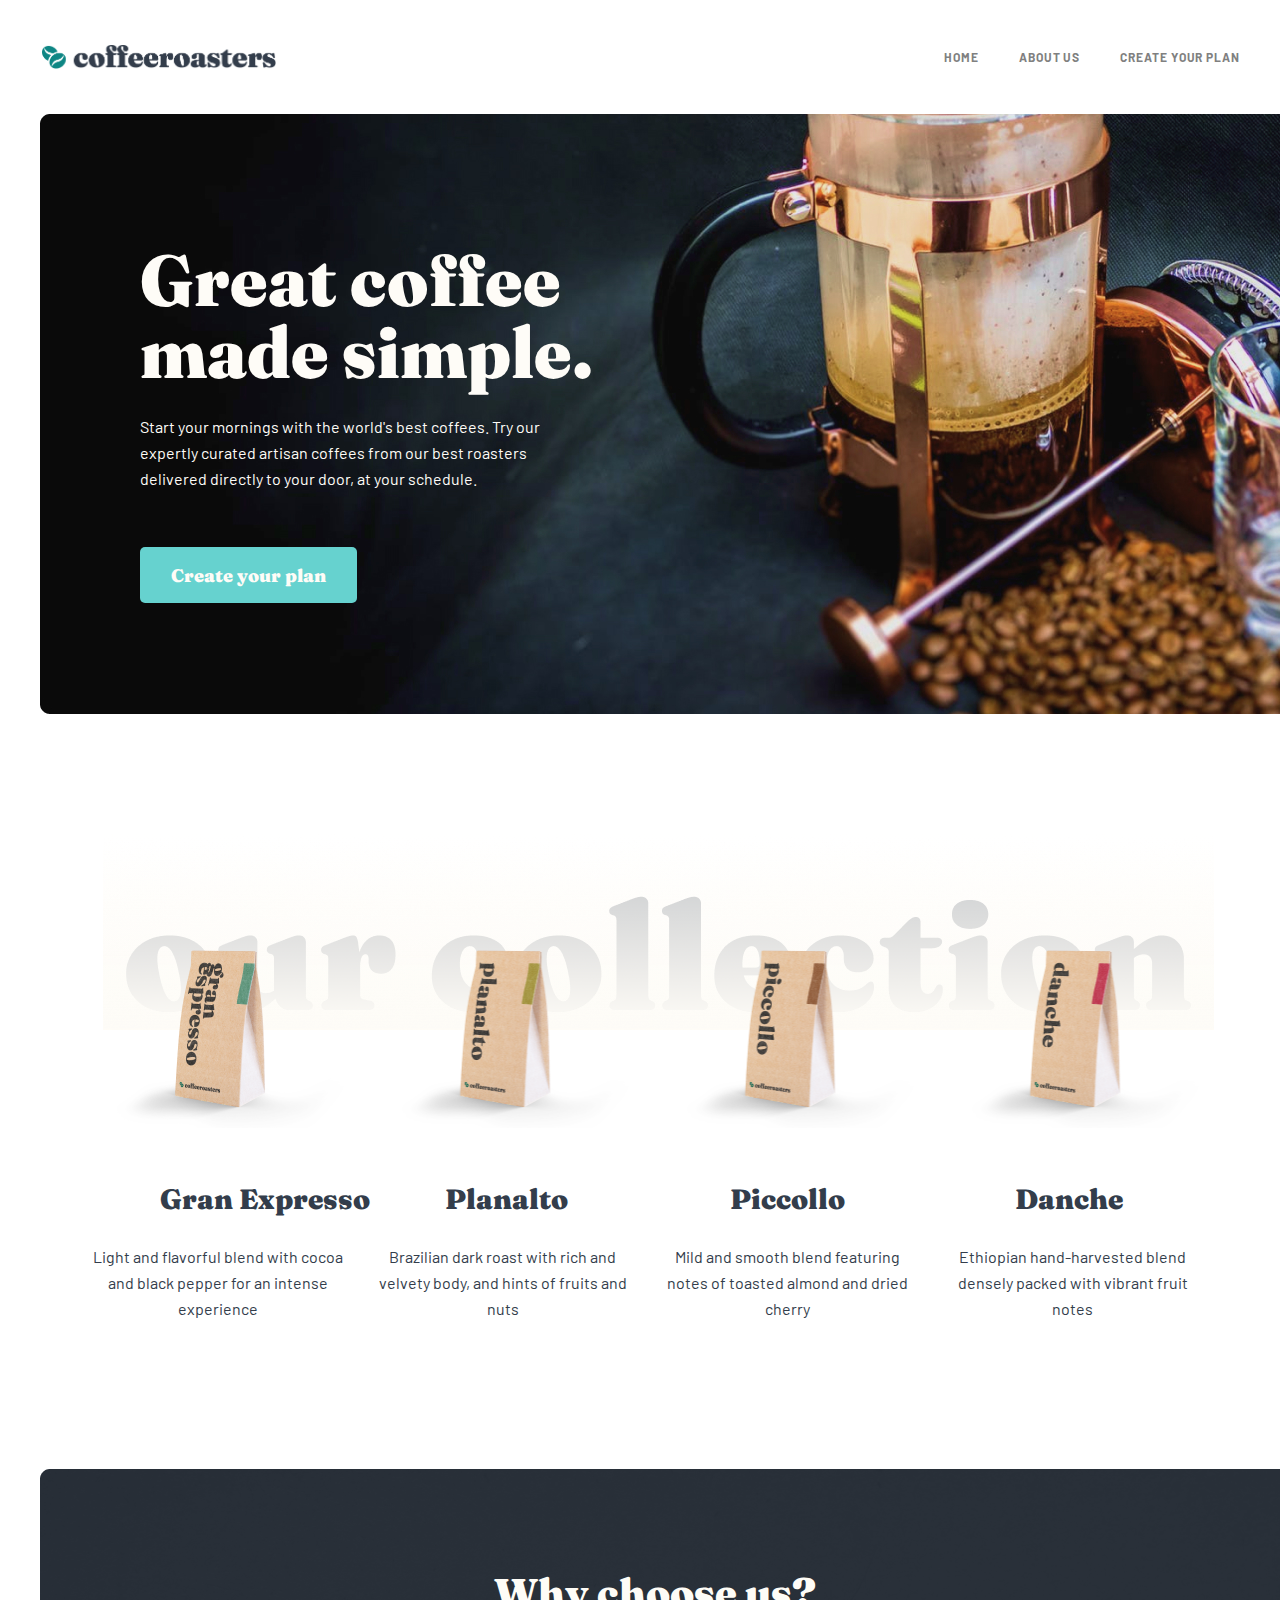
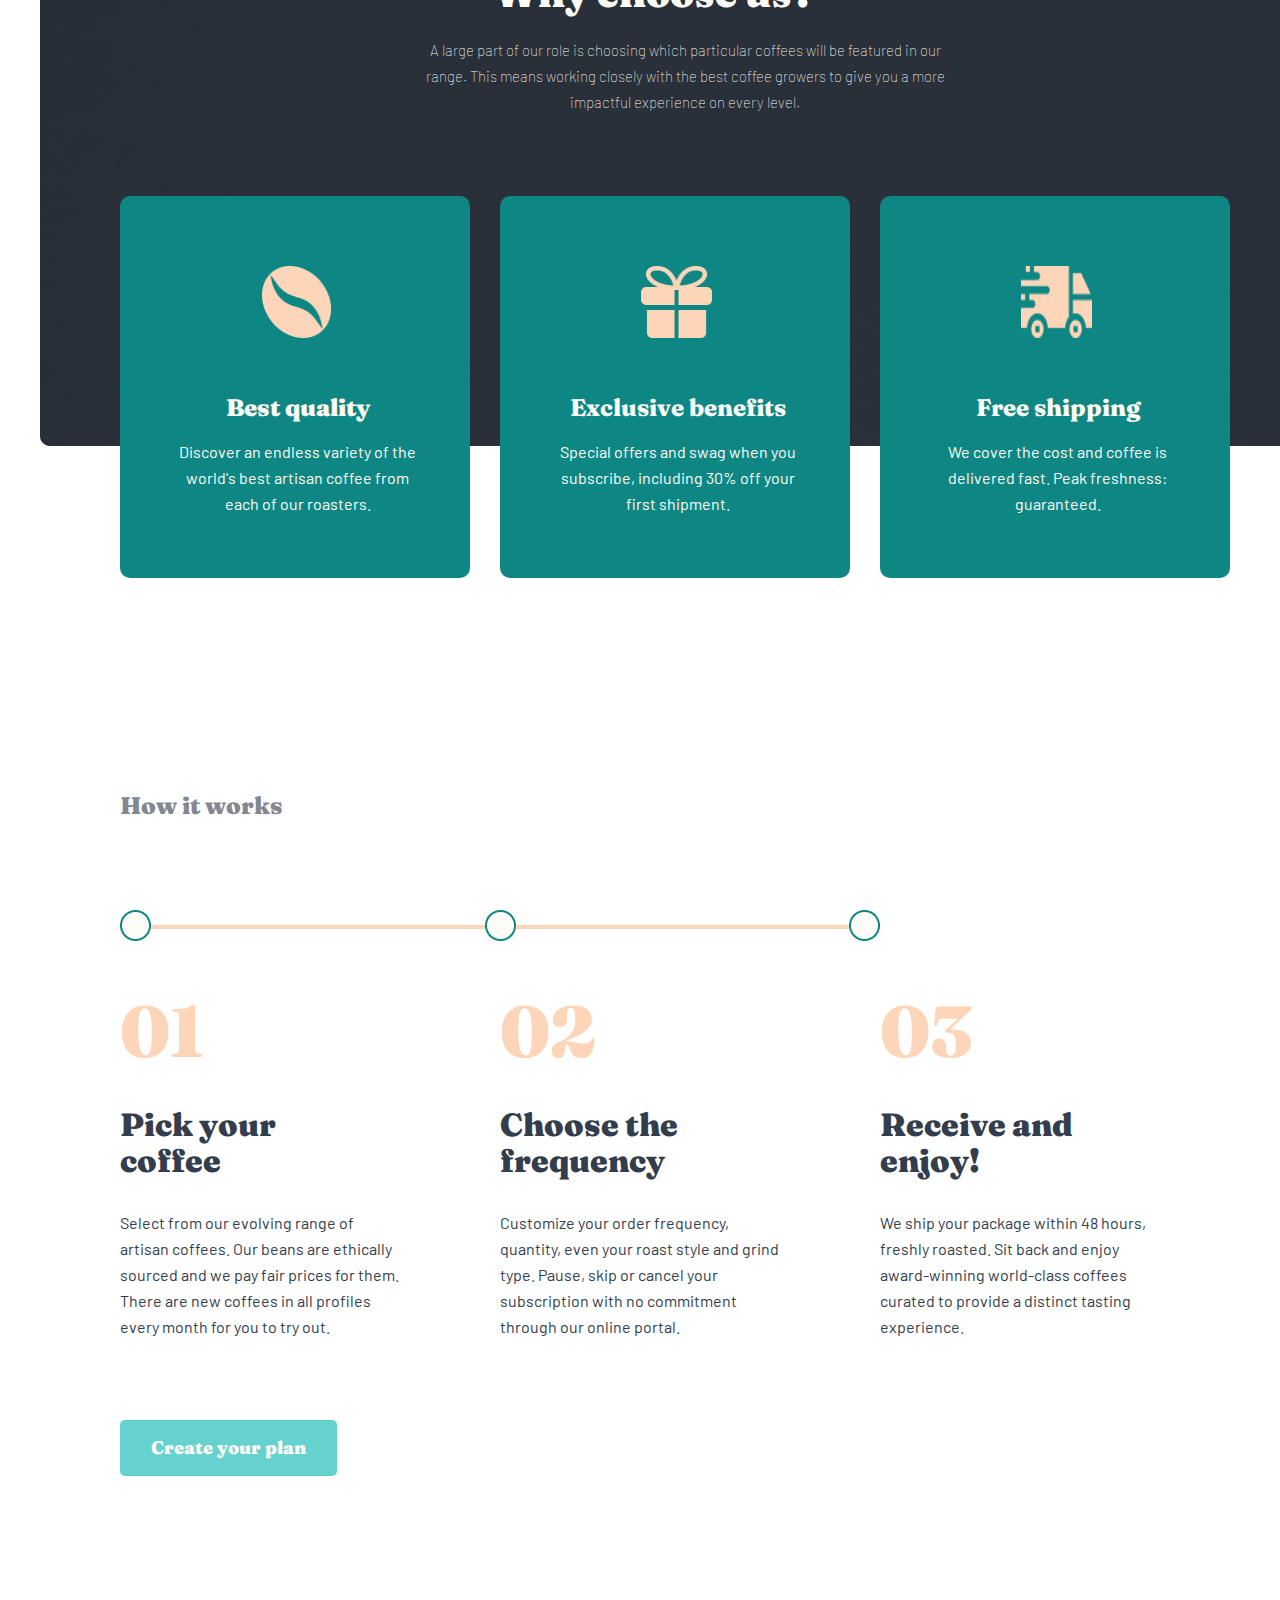
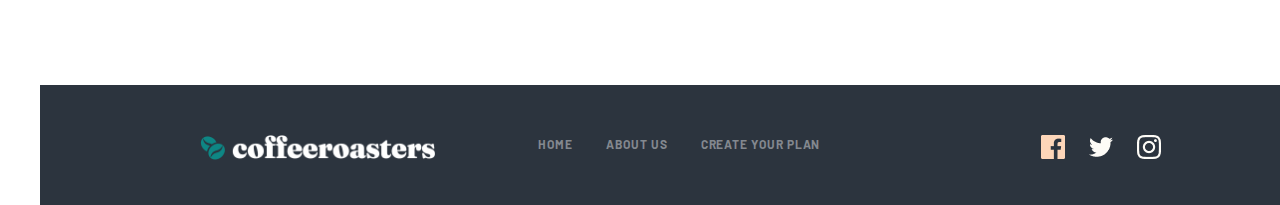
<file: page1.html>
<!DOCTYPE html>
<html lang="en">

<head>
    <meta charset="UTF-8">
    <meta name="viewport" content="width=device-width, initial-scale=1.0">
    <title>Coffee 1</title>
    <link rel="stylesheet" href="./page1.css">
</head>

<body>
    <div class="container">
        <header>
            <nav class="container__nav">
                <img class="container__nav__logo" src="./images/Group 5.png">
                <ul class="container__nav__list">
                    <li><a href="./page1.html" class="container__nav__list__link">HOME</a></li>
                    <li><a href="./page2.html" class="container__nav__list__link">ABOUT US</a></li>
                    <li><a href="./page3.html" class="container__nav__list__link">CREATE YOUR PLAN</a></li>
                </ul>
            </nav>
            <div class="container__hero">
                <div class="container__hero__left">
                    <h1 class="container__hero__left__title">
                        Great coffee made simple.
                    </h1>
                    <p class="container__hero__left__text">
                        Start your mornings with the world's best coffees. Try our expertly curated artisan coffees from
                        our best roasters delivered directly to your door, at your schedule.
                    </p>
                    <button class="container__hero__btn">Create your plan</button>
                </div>
            </div>
        </header>
        <main class="container__main">
            <img class="container__main__bg" src="./images/Group 13.png">
            <div class="container__main__cards">
                <div class="container__main__cards__card">
                    <img class="container__main__cards__card__img" src="./images/kopi1 copy.png">
                    <div class="container__main__cards__card__texts">
                        <h1 class="container__main__cards__card__texts__title">
                            Gran Expresso
                        </h1>
                        <p class="container__main__cards__card__texts__text">
                            Light and flavorful blend with cocoa and black pepper for an intense experience
                        </p>
                    </div>
                </div>

                <div class="container__main__cards__card">
                    <img class="container__main__cards__card__img" src="./images/kopi2.png">
                    <div class="container__main__cards__card__texts">
                        <h1 class="container__main__cards__card__texts__title">
                            Planalto
                        </h1>
                        <p class="container__main__cards__card__texts__text">
                            Brazilian dark roast with rich and velvety body, and hints of fruits and nuts
                        </p>
                    </div>
                </div>

                <div class="container__main__cards__card">
                    <img class="container__main__cards__card__img" src="./images/kopi3.png">
                    <div class="container__main__cards__card__texts">
                        <h1 class="container__main__cards__card__texts__title">
                            Piccollo
                        </h1>
                        <p class="container__main__cards__card__texts__text">
                            Mild and smooth blend featuring notes of toasted almond and dried cherry
                        </p>
                    </div>
                </div>
                <div class="container__main__cards__card">
                    <img class="container__main__cards__card__img" src="./images/kopi4.png">
                    <div class="container__main__cards__card__texts">
                        <h1 class="container__main__cards__card__texts__title">
                            Danche
                        </h1>
                        <p class="container__main__cards__card__texts__text">
                            Ethiopian hand-harvested blend densely packed with vibrant fruit notes
                        </p>
                    </div>
                </div>
            </div>
        </main>
        <section class="container__section">
            <div class="container__section__top">
                <div class="container__section__top__texts">
                    <h1 class="container__section__top__texts__title">
                        Why choose us?
                    </h1>
                    <p class="container__section__top__texts__text">
                        A large part of our role is choosing which particular coffees will be featured
                        in our range. This means working closely with the best coffee growers to give
                        you a more impactful experience on every level.
                    </p>
                </div>
            </div>
            <div class="container__section__cards">
                <div class="container__section__cards__card">
                    <img class="container__section__cards__card__img" src="./images/coffee-bean.png">
                    <h1 class="container__section__cards__card__title">
                        <strong>
                            Best quality
                        </strong>
                    </h1>
                    <p class="container__section__cards__card__text">
                        Discover an endless variety of the world's best artisan coffee from each of our roasters.
                    </p>
                </div>
                <div class="container__section__cards__card">
                    <img class="container__section__cards__card__img" src="./images/Combined Shape (2).png">
                    <h1 class="container__section__cards__card__title">
                        Exclusive benefits
                    </h1>
                    <p class="container__section__cards__card__text">
                        Special offers and swag when you subscribe, including 30% off your first shipment.
                    </p>
                </div>
                <div class="container__section__cards__card">
                    <img class="container__section__cards__card__img" src="./images/dostavka.png">
                    <h1 class="container__section__cards__card__title">
                        Free shipping
                    </h1>
                    <p class="container__section__cards__card__text">
                        We cover the cost and coffee is delivered fast. Peak freshness: guaranteed.
                    </p>
                </div>
            </div>
        </section>
        <div class="container__article">
            <h1 class="container__article__title">
                How it works
            </h1>
            <div class="container__article__div">
                <span class="container__article__div__line-wrap">
                    <hr class="container__article__div__line-wrap__hr">
                    <span class="container__article__div__line-wrap__oval-wrap">
                        <img src="./images/Oval.png" class="container__article__div__line-wrap__oval-wrap__img1">
                        <img src="./images/Oval.png" class="container__article__div__line-wrap__oval-wrap__img2">
                        <img src="./images/Oval.png" class="container__article__div__line-wrap__oval-wrap__img3">
                    </span>
                </span>
                <div class="container__article__div__cards">
                    <span class="container__article__div__cards__card">
                        <h1 class="container__article__div__cards__card__title">
                            01
                        </h1>
                        <h1 class="container__article__div__cards__card__title2">
                            Pick your coffee
                        </h1>
                        <p class="container__article__div__cards__card__text">
                            Select from our evolving range of artisan coffees. Our beans are ethically sourced and we
                            pay fair prices for them. There are new coffees in all profiles every month for you to try
                            out.
                        </p>
                    </span>
                    <span class="container__article__div__cards__card">
                        <h1 class="container__article__div__cards__card__title">
                            02
                        </h1>
                        <h1 class="container__article__div__cards__card__title2">
                            Choose the frequency
                        </h1>
                        <p class="container__article__div__cards__card__text">
                            Customize your order frequency, quantity, even your roast style and grind type. Pause, skip
                            or cancel your subscription with no commitment through our online portal.
                        </p>
                    </span>
                    <span class="container__article__div__cards__card">
                        <h1 class="container__article__div__cards__card__title">
                            03
                        </h1>
                        <h1 class="container__article__div__cards__card__title2">
                            Receive and enjoy!
                        </h1>
                        <p class="container__article__div__cards__card__text">
                            We ship your package within 48 hours, freshly roasted. Sit back and enjoy award-winning
                            world-class coffees curated to provide a distinct tasting experience.
                        </p>
                    </span>
                </div>
            </div>
            <button class="container__article__btn">Create your plan</button>
        </div>
        <footer class="container__footer">
            <span class="container__footer__span">
                <img class="container__footer__span__logo" src="./images/Group 5 (2).png">
                <ul class="container__footer__span__list">
                    <li><a href="./page1.html" class="container__footer__span__list__link">HOME</a></li>
                    <li><a href="./page2.html" class="container__footer__span__list__link">ABOUT US</a></li>
                    <li><a href="./page3.html" class="container__footer__span__list__link">CREATE YOUR PLAN</a></li>
                </ul>
            </span>
            <img class="container__footer__social-networks" src="./images/Group 20.png">
        </footer>
    </div>
</body>
</file>
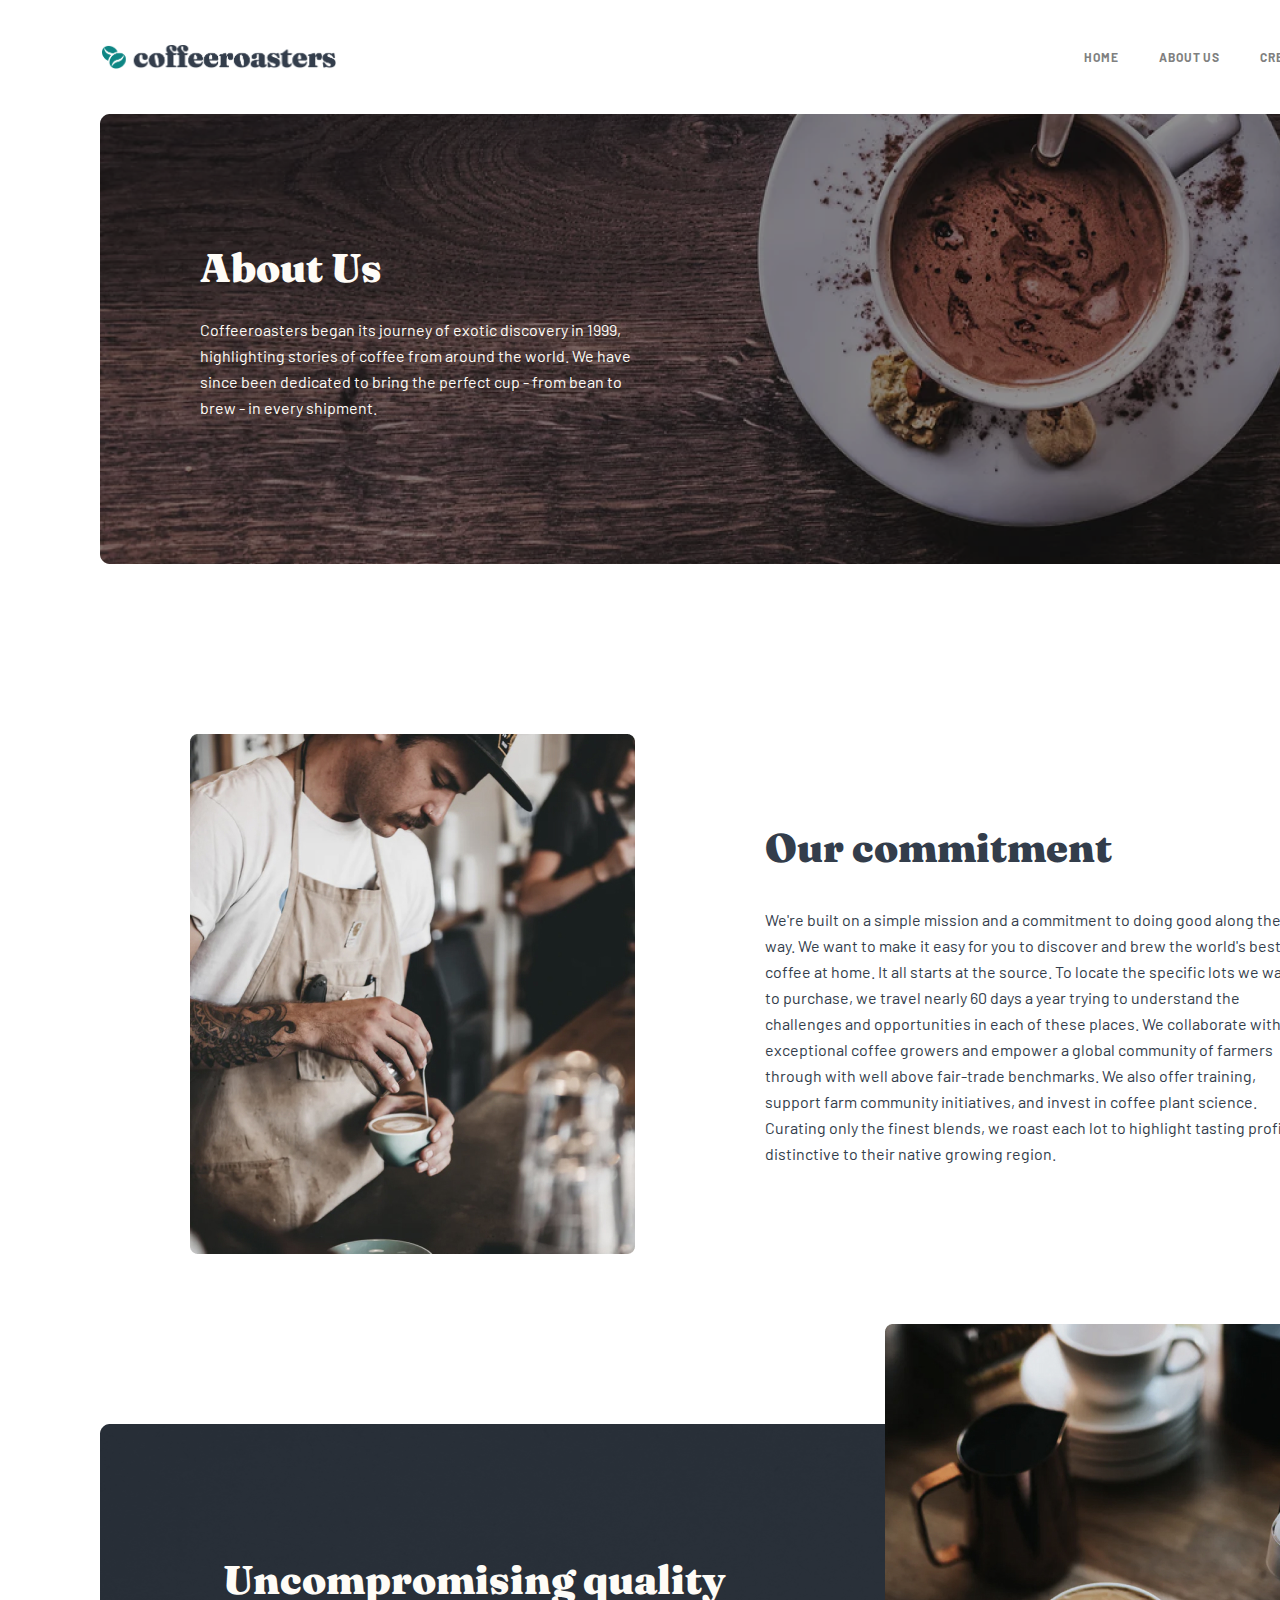
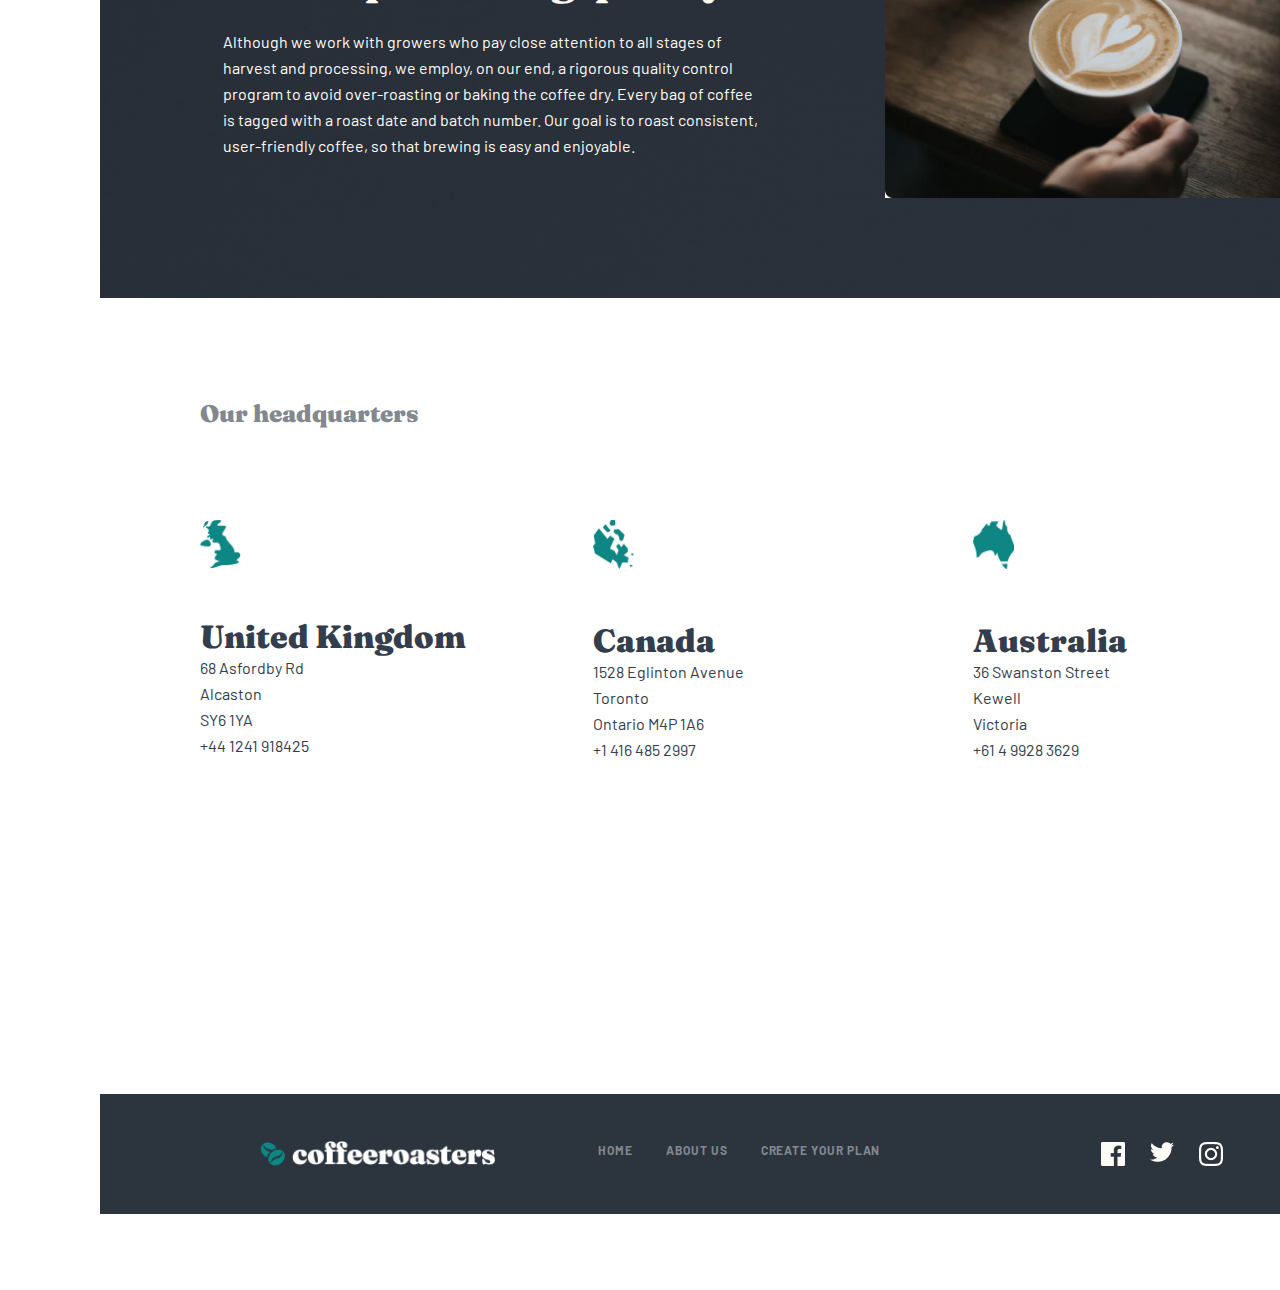
<file: page2.html>
<!DOCTYPE html>
<html lang="en">

<head>
    <meta charset="UTF-8">
    <meta name="viewport" content="width=device-width, initial-scale=1.0">
    <title>Coffee 2</title>
    <link rel="stylesheet" href="./page2.css">
</head>

<body>
    <div class="container">
        <header>
            <nav class="container__nav">
                <img class="container__nav__logo" src="./images/Group 5.png">
                <ul class="container__nav__list">
                    <li><a href="./page1.html" class="container__nav__list__link">HOME</a></li>
                    <li><a href="./page2.html" class="container__nav__list__link">ABOUT US</a></li>
                    <li><a href="./page3.html" class="container__nav__list__link">CREATE YOUR PLAN</a></li>
                </ul>
            </nav>
            <div class="container__hero">
                <div class="container__hero__left">
                    <h1 class="container__hero__left__title">
                        About Us
                    </h1>
                    <p class="container__hero__left__text">
                        Coffeeroasters began its journey of exotic discovery in 1999, highlighting stories of coffee
                        from
                        around the world. We have since been dedicated to bring the perfect cup - from bean to brew - in
                        every shipment.
                    </p>
                </div>
            </div>
        </header>
        <main class="container__main">
            <img class="container__main__img" src="./images/Bitmap.jpg">
            <span class="container__main__span">
                <h1 class="container__main__span__title">Our commitment</h1>
                <p class="container__main__span__text">We're built on a simple mission and a commitment to doing good along the
                    way. We
                    want
                    to make it easy for you to discover and brew the world's best coffee at home. It all starts at the
                    source. To locate the specific lots we want to purchase, we travel nearly 60 days a year trying to
                    understand the challenges and opportunities in each of these places. We collaborate with exceptional
                    coffee growers and empower a global community of farmers through with well above fair-trade
                    benchmarks.
                    We also offer training, support farm community initiatives, and invest in coffee plant science.
                    Curating
                    only the finest blends, we roast each lot to highlight tasting profiles distinctive to their native
                    growing region.</p>
            </span>
        </main>
        <section class="container__section">
            <span class="container__section__section-left">
                <h1 class="container__section__section-left__title">Uncompromising quality</h1>
                <p class="container__section__section-left__text">Although we work with growers who pay close attention to all
                    stages of harvest
                    and
                    processing, we employ, on our end, a rigorous quality control program to avoid over-roasting or
                    baking
                    the coffee dry. Every bag of coffee is tagged with a roast date and batch number. Our goal is to
                    roast
                    consistent, user-friendly coffee, so that brewing is easy and enjoyable.</p>
            </span>
            <img src="./images/coffee.jpg" class="container__section__img">
        </section>
        <div class="container__article">
            <h1 class="container__article__title">Our headquarters</h1>
            <div class="container__article__cards">
                <div class="container__article__cards__card">
                    <img src="./images/Combined Shape.png" class="container__article__cards__card__img">
                    <span class="container__article__cards__card__texts">
                        <h1 class="container__article__cards__card__texts__title">United Kingdom</h1>
                        <span class="container__article__cards__card__texts__texts">
                            <p class="container__article__cards__card__texts__texts__text">68 Asfordby Rd</p>
                            <p class="container__article__cards__card__texts__texts__text">Alcaston</p>
                            <p class="container__article__cards__card__texts__texts__text">SY6 1YA</p>
                            <p class="container__article__cards__card__texts__texts__text">+44 1241 918425</p>
                        </span>
                    </span>
                </div>
                <div class="container__article__div__cards__card">
                    <img src="./images/canada.png" class="container__article__cards__card__img">
                    <span class="container__article__cards__card__texts">
                        <h1 class="container__article__cards__card__texts__title">Canada</h1>
                        <span class="container__article__cards__card__texts__texts">
                            <p class="container__article__cards__card__texts__texts__text">1528 Eglinton Avenue</p>
                            <p class="container__article__cards__card__texts__texts__text">Toronto</p>
                            <p class="container__article__cards__card__texts__texts__text">Ontario M4P 1A6</p>
                            <p class="article__cards__card__texts__texts__text">+1 416 485 2997</p>
                        </span>
                    </span>
                </div>
                <div class="container__article__div__cards__card">
                    <img src="./images/australia.png" class="container__article__cards__card__img">
                    <span class="container__article__cards__card__texts">
                        <h1 class="container__article__cards__card__texts__title">Australia</h1>
                        <span class="container__article__cards__card__texts__texts">
                            <p class="container__article__cards__card__texts__texts__text">36 Swanston Street</p>
                            <p class="container__article__cards__card__texts__texts__text">Kewell</p>
                            <p class="container__article__cards__card__texts__texts__text">Victoria</p>
                            <p class="container__article__cards__card__texts__texts__text">+61 4 9928 3629</p>
                        </span>
                    </span>
                </div>
            </div>
        </div>
        <footer class="container__footer">
            <span class="container__footer__span">
                <img class="container__footer__span__logo" src="./images/Group 5 (2).png">
                <ul class="container__footer__span__list">
                    <li><a href="./page1.html" class="container__footer__span__list__link">HOME</a></li>
                    <li><a href="./page2.html" class="container__footer__span__list__link">ABOUT US</a></li>
                    <li><a href="./page3.html" class="container__footer__span__list__link">CREATE YOUR PLAN</a></li>
                </ul>
            </span>
            <span class="container__footer__social-networks">
                <a class="container__footer__social-networks__path" href=""><img src="./images/Path.png" alt=""></a>
                <a class="container__footer__social-networks__path" href=""><img src="./images/twiter.png" alt=""></a>
                <a class="container__footer__social-networks__path" href=""><img src="./images/Shape.png" alt=""></a>
            </span>
        </footer>
    </div>
</body>

</html>
</file>
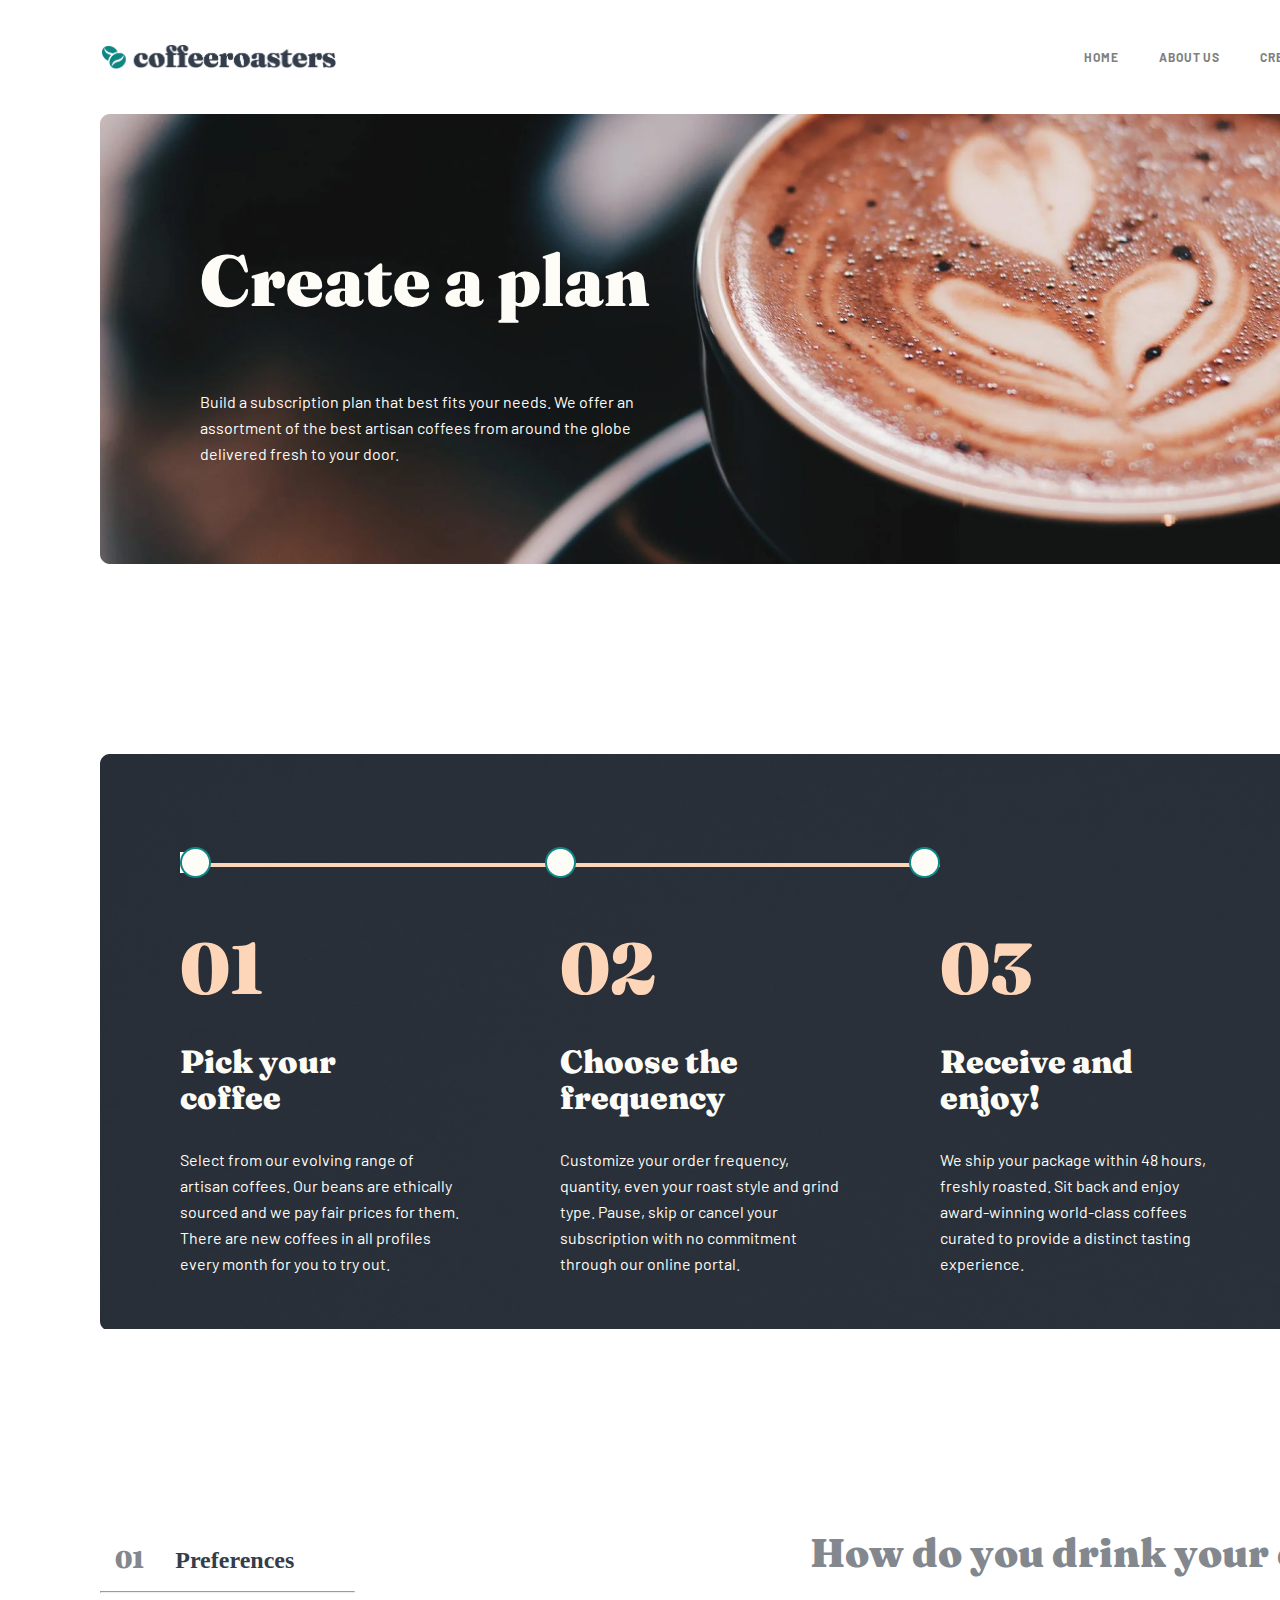
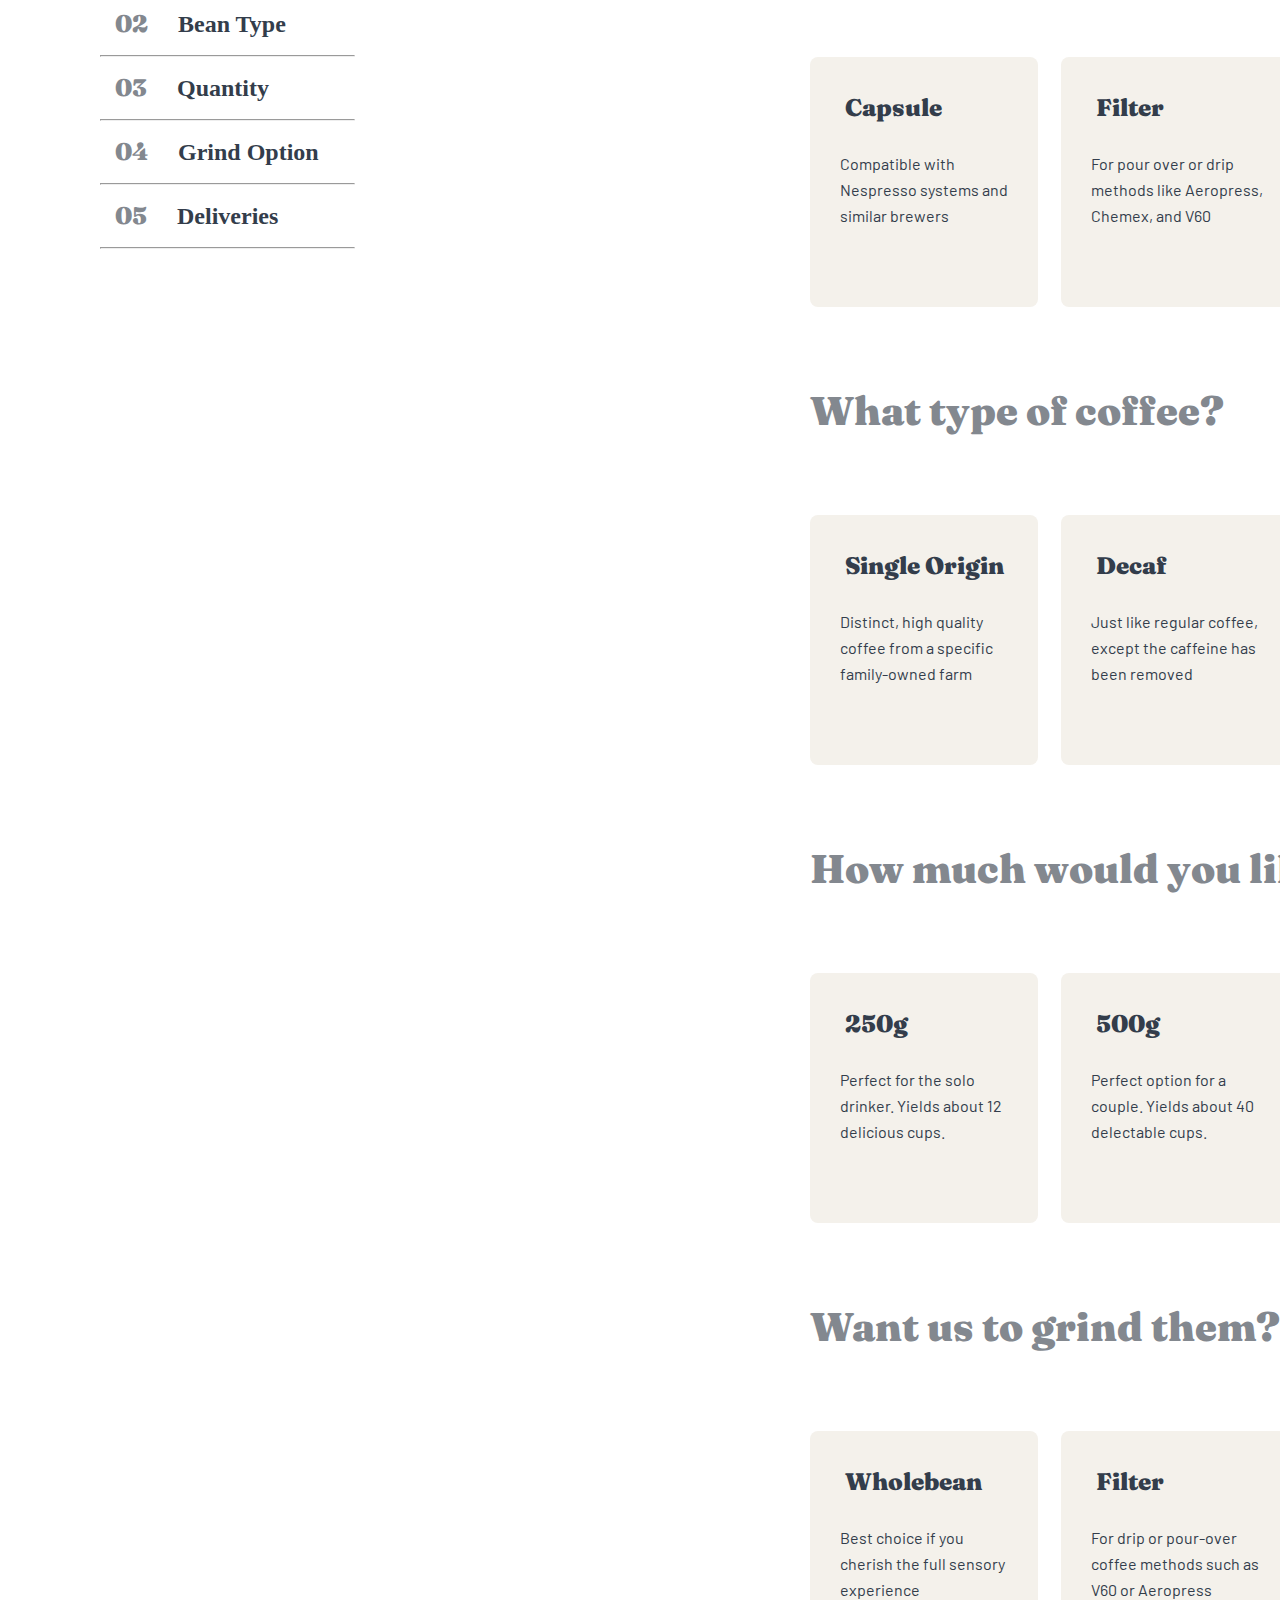
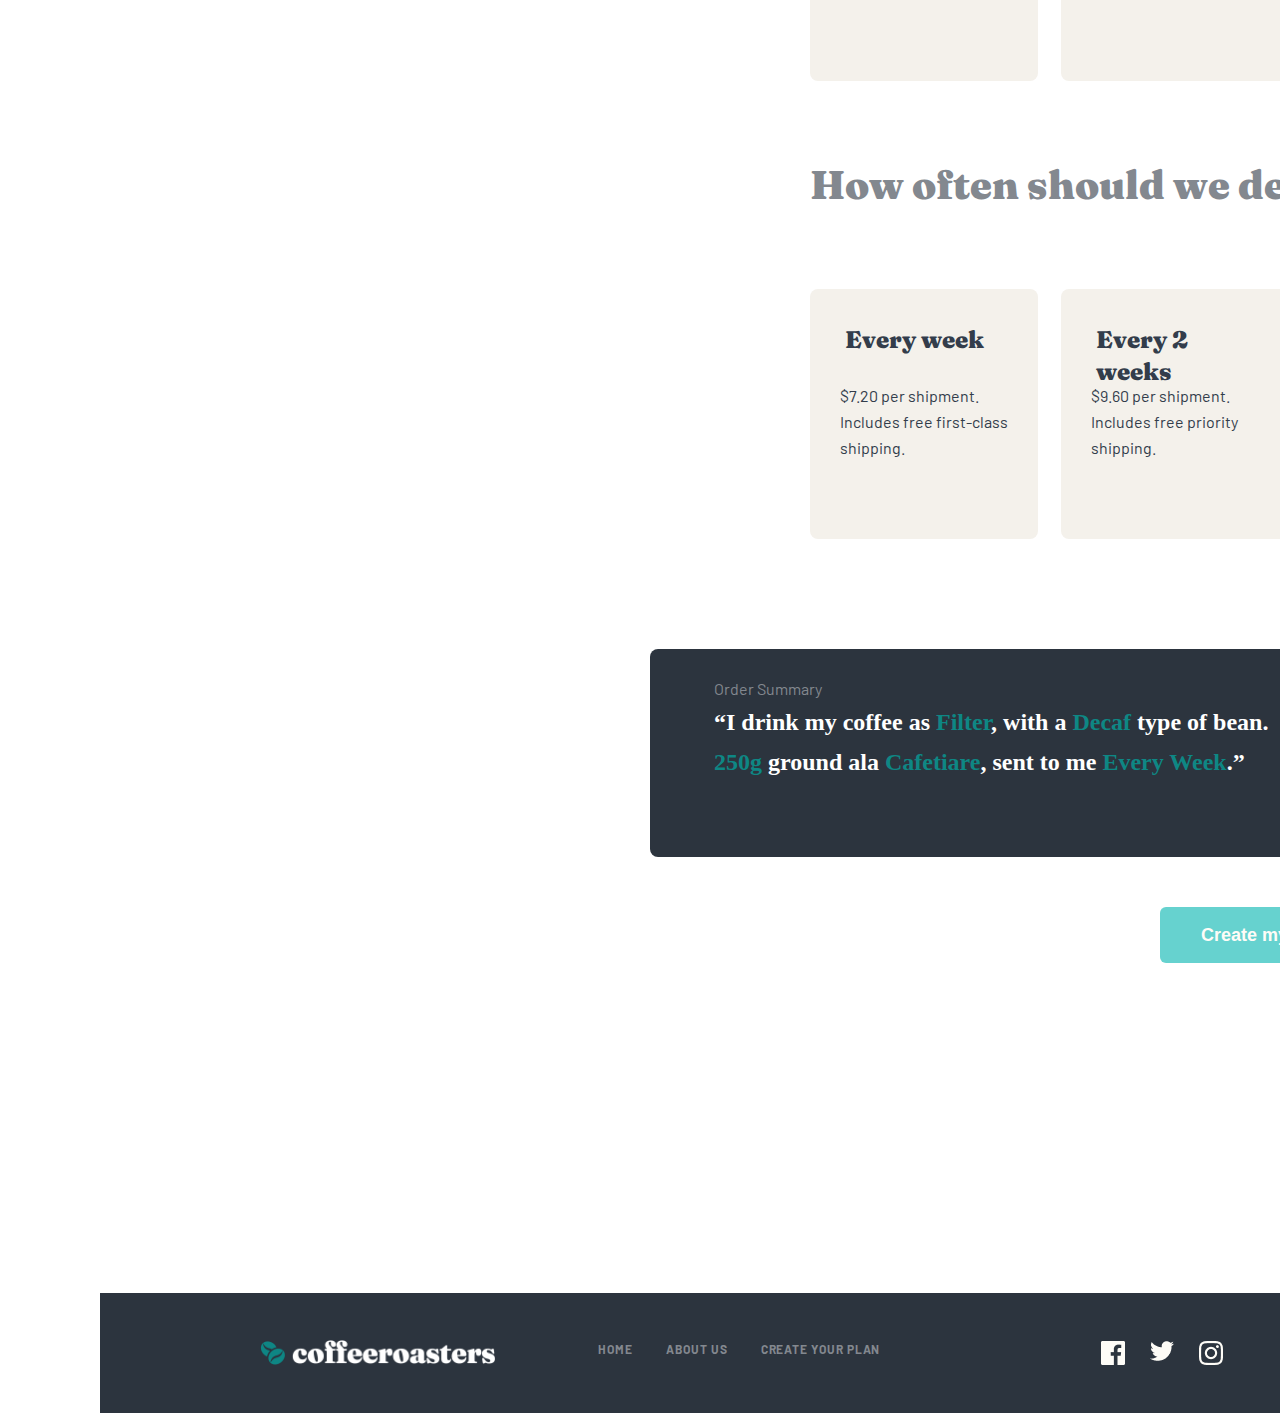
<file: page3.html>
<!DOCTYPE html>
<html lang="en">

<head>
    <meta charset="UTF-8">
    <meta name="viewport" content="width=device-width, initial-scale=1.0">
    <title>Coffee 3</title>
    <link rel="stylesheet" href="./page3.css">
</head>

<body>
    <div class="container">
        <header>
            <nav class="container__nav">
                <img class="container__nav__logo" src="./images/Group 5.png">
                <ul class="container__nav__list">
                    <li><a href="./page1.html" class="container__nav__list__link">HOME</a></li>
                    <li><a href="./page2.html" class="container__nav__list__link">ABOUT US</a></li>
                    <li><a href="./page3.html" class="container__nav__list__link">CREATE YOUR PLAN</a></li>
                </ul>
            </nav>
            <div class="container__hero">
                <div class="container__hero__left">
                    <h1 class="container__hero__left__title">
                        Create a plan
                    </h1>
                    <p class="container__hero__left__text">
                        Build a subscription plan that best fits your needs. We offer an assortment of the best artisan
                        coffees from around the globe delivered fresh to your door.
                    </p>
                </div>
            </div>
        </header>
        <div class="container__main">
            <div class="container__main__div">
                <span class="container__main__div__line-wrap">
                    <hr class="container__main__div__line-wrap__hr">
                    <span class="container__main__div__line-wrap__oval-wrap">
                        <img src="./images/Oval.png" class="container__main__div__line-wrap__oval-wrap__img1">
                        <img src="./images/Oval.png" class="container__main__div__line-wrap__oval-wrap__img2">
                        <img src="./images/Oval.png" class="container__main__div__line-wrap__oval-wrap__img3">
                    </span>
                </span>
                <div class="container__main__div__cards">
                    <span class="container__main__div__cards__card">
                        <h1 class="container__main__div__cards__card__title">
                            01
                        </h1>
                        <h1 class="container__main__div__cards__card__title2">
                            Pick your coffee
                        </h1>
                        <p class="container__main__div__cards__card__text">
                            Select from our evolving range of artisan coffees. Our beans are ethically sourced and we
                            pay fair prices for them. There are new coffees in all profiles every month for you to try
                            out.
                        </p>
                    </span>
                    <span class="container__main__div__cards__card">
                        <h1 class="container__main__div__cards__card__title">
                            02
                        </h1>
                        <h1 class="container__main__div__cards__card__title2">
                            Choose the frequency
                        </h1>
                        <p class="container__main__div__cards__card__text">
                            Customize your order frequency, quantity, even your roast style and grind type. Pause, skip
                            or cancel your subscription with no commitment through our online portal.
                        </p>
                    </span>
                    <span class="container__main__div__cards__card">
                        <h1 class="container__main__div__cards__card__title">
                            03
                        </h1>
                        <h1 class="container__main__div__cards__card__title2">
                            Receive and enjoy!
                        </h1>
                        <p class="container__main__div__cards__card__text">
                            We ship your package within 48 hours, freshly roasted. Sit back and enjoy award-winning
                            world-class coffees curated to provide a distinct tasting experience.
                        </p>
                    </span>
                </div>
            </div>
        </div>
        <section class="container__section">
            <span class="container__section__left">
                <span class="container__section__left__selection">
                    <h1 class="container__section__left__selection__title1">
                        01
                    </h1>
                    <h1 class="container__section__left__selection__title2">
                        Preferences
                    </h1>
                </span>
                <hr>
                <span class="container__section__left__selection">
                    <h1 class="container__section__left__selection__title1">
                        02
                    </h1>
                    <h1 class="container__section__left__selection__title2">
                        Bean Type
                    </h1>
                </span>
                <hr>
                <span class="container__section__left__selection">
                    <h1 class="container__section__left__selection__title1">
                        03
                    </h1>
                    <h1 class="container__section__left__selection__title2">
                        Quantity
                    </h1>
                </span>
                <hr>
                <span class="container__section__left__selection">
                    <h1 class="container__section__left__selection__title1">
                        04
                    </h1>
                    <h1 class="container__section__left__selection__title2">
                        Grind Option
                    </h1>
                </span>
                <hr>
                <span class="container__section__left__selection">
                    <h1 class="container__section__left__selection__title1">
                        05
                    </h1>
                    <h1 class="container__section__left__selection__title2">
                        Deliveries
                    </h1>
                </span>
                <hr>
            </span>
            <div class="container__section__right">
                <div class="container__section__right__top">
                    <h1 class="container__section__right__top__title">How do you drink your coffee?</h1>
                    <img class="container__section__right__top__img" src="./images/Path 2.png">
                </div>
                <div class="container__section__right__cards">
                    <div class="container__section__right__cards__card">
                        <div class="container__section__right__cards__card__texts">
                            <h1 class="container__section__right__cards__card__texts__title">Capsule</h1>
                            <p class="container__section__right__cards__card__texts__text">Compatible with Nespresso
                                systems and similar brewers</p>
                        </div>
                    </div>
                    <div class="container__section__right__cards__card">
                        <div class="container__section__right__cards__card__texts">
                            <h1 class="container__section__right__cards__card__texts__title">Filter</h1>
                            <p class="container__section__right__cards__card__texts__text">For pour over or drip methods
                                like Aeropress, Chemex, and V60</p>
                        </div>
                    </div>
                    <div class="container__section__right__cards__card">
                        <div class="container__section__right__cards__card__texts">
                            <h1 class="container__section__right__cards__card__texts__title">Espresso</h1>
                            <p class="container__section__right__cards__card__texts__text">Dense and finely ground beans
                                for an intense, flavorful experiences</p>
                        </div>
                    </div>
                </div>
                <div class="container__section__right__top">
                    <h1 class="container__section__right__top__title">What type of coffee?</h1>
                    <img class="container__section__right__top__img" src="./images/Path 2.png">
                </div>
                <div class="container__section__right__cards">
                    <div class="container__section__right__cards__card">
                        <div class="container__section__right__cards__card__texts">
                            <h1 class="container__section__right__cards__card__texts__title">Single Origin</h1>
                            <p class="container__section__right__cards__card__texts__text">Distinct, high quality coffee
                                from a specific family-owned farm</p>
                        </div>
                    </div>
                    <div class="container__section__right__cards__card">
                        <div class="container__section__right__cards__card__texts">
                            <h1 class="container__section__right__cards__card__texts__title">Decaf</h1>
                            <p class="container__section__right__cards__card__texts__text">Just like regular coffee,
                                except the caffeine has been removed</p>
                        </div>
                    </div>
                    <div class="container__section__right__cards__card">
                        <div class="container__section__right__cards__card__texts">
                            <h1 class="container__section__right__cards__card__texts__title">Blended</h1>
                            <p class="container__section__right__cards__card__texts__text">Combination of two or three
                                dark roasted beans of organic coffees</p>
                        </div>
                    </div>
                </div>
                <div class="container__section__right__top">
                    <h1 class="container__section__right__top__title">How much would you like?</h1>
                    <img class="container__section__right__top__img" src="./images/Path 2.png">
                </div>
                <div class="container__section__right__cards">
                    <div class="container__section__right__cards__card">
                        <div class="container__section__right__cards__card__texts">
                            <h1 class="container__section__right__cards__card__texts__title">250g</h1>
                            <p class="container__section__right__cards__card__texts__text">Perfect for the solo drinker.
                                Yields about 12 delicious cups.</p>
                        </div>
                    </div>
                    <div class="container__section__right__cards__card">
                        <div class="container__section__right__cards__card__texts">
                            <h1 class="container__section__right__cards__card__texts__title">500g</h1>
                            <p class="container__section__right__cards__card__texts__text">Perfect option for a couple.
                                Yields about 40 delectable cups.</p>
                        </div>
                    </div>
                    <div class="container__section__right__cards__card">
                        <div class="container__section__right__cards__card__texts">
                            <h1 class="container__section__right__cards__card__texts__title">1000g</h1>
                            <p class="container__section__right__cards__card__texts__text">Perfect for offices and
                                events. Yields about 90 delightful cups.</p>
                        </div>
                    </div>
                </div>
                <div class="container__section__right__top">
                    <h1 class="container__section__right__top__title">Want us to grind them?</h1>
                    <img class="container__section__right__top__img" src="./images/Path 2.png">
                </div>
                <div class="container__section__right__cards">
                    <div class="container__section__right__cards__card">
                        <div class="container__section__right__cards__card__texts">
                            <h1 class="container__section__right__cards__card__texts__title">Wholebean</h1>
                            <p class="container__section__right__cards__card__texts__text">Best choice if you cherish
                                the full sensory experience</p>
                        </div>
                    </div>
                    <div class="container__section__right__cards__card">
                        <div class="container__section__right__cards__card__texts">
                            <h1 class="container__section__right__cards__card__texts__title">Filter</h1>
                            <p class="container__section__right__cards__card__texts__text">For drip or pour-over coffee
                                methods such as V60 or Aeropress</p>
                        </div>
                    </div>
                    <div class="container__section__right__cards__card">
                        <div class="container__section__right__cards__card__texts">
                            <h1 class="container__section__right__cards__card__texts__title">Cafetiére</h1>
                            <p class="container__section__right__cards__card__texts__text"> Course ground beans
                                specially suited for french press coffee</p>
                        </div>
                    </div>
                </div>
                <div class="container__section__right__top">
                    <h1 class="container__section__right__top__title">How often should we deliver?</h1>
                    <img class="container__section__right__top__img" src="./images/Path 2.png">
                </div>
                <div class="container__section__right__cards">
                    <div class="container__section__right__cards__card">
                        <div class="container__section__right__cards__card__texts">
                            <h1 class="container__section__right__cards__card__texts__title">Every week</h1>
                            <p class="container__section__right__cards__card__texts__text">$7.20 per shipment. Includes
                                free first-class shipping.</p>
                        </div>
                    </div>
                    <div class="container__section__right__cards__card">
                        <div class="container__section__right__cards__card__texts">
                            <h1 class="container__section__right__cards__card__texts__title">Every 2 weeks</h1>
                            <p class="container__section__right__cards__card__texts__text">$9.60 per shipment. Includes
                                free priority shipping.</p>
                        </div>
                    </div>
                    <div class="container__section__right__cards__card">
                        <div class="container__section__right__cards__card__texts">
                            <h1 class="container__section__right__cards__card__texts__title">Every month</h1>
                            <p class="container__section__right__cards__card__texts__text">$12.00 per shipment. Includes
                                free priority shipping.</p>
                        </div>
                    </div>
                </div>
            </div>
        </section>
        <footer class="container__footer">
            <div class="container__footer__24">
                <div class="container__footer__24__23">
                    <h1 class="container__footer__24__23__title">Order Summary</h1>
                    <p class="container__footer__24__23__text">“I drink my coffee as <span class="color">Filter</span>,
                        with a <span class="color">Decaf</span> type of bean.
                        <span class="color">250g</span> ground ala <span class="color">Cafetiare</span>, sent to me
                        <span class="color">Every Week</span>.”
                    </p>
                </div>
            </div>
            <button class="container__footer__btn"><span class="container__footer__btn__text">Create my plan!</span></button>
            <div class="container__footer__div">
                <span class="container__footer__div__span">
                    <img class="container__footer__div__span__logo" src="./images/Group 5 (2).png">
                    <ul class="container__footer__div__span__list">
                        <li><a href="./page1.html" class="container__footer__div__span__list__link">HOME</a></li>
                        <li><a href="./page2.html" class="container__footer__div__span__list__link">ABOUT US</a></li>
                        <li><a href="./page3.html" class="container__footer__div__span__list__link">CREATE YOUR PLAN</a></li>
                    </ul>
                </span>
                <span class="container__footer__div__social-networks">
                    <a class="container__footer__div__social-networks__path" href=""><img src="./images/Path.png"></a>
                    <a class="container__footer__div__social-networks__path" href=""><img src="./images/twiter.png"></a>
                    <a class="container__footer__div__social-networks__path" href=""><img src="./images/Shape.png"></a>
                </span>
            </div>
        </footer>
    </div>
</body>

</html>
</file>
<file: page1.css>
@import url("https://fonts.googleapis.com/css2?family=Fraunces:ital,opsz,wght@0,9..144,100..900;1,9..144,100..900&display=swap");
@import url("https://fonts.googleapis.com/css2?family=Barlow:ital,wght@0,100;0,200;0,300;0,400;0,500;0,600;0,700;0,800;0,900;1,100;1,200;1,300;1,400;1,500;1,600;1,700;1,800;1,900&family=Fraunces:ital,opsz,wght@0,9..144,100..900;1,9..144,100..900&display=swap");
* {
  margin: 0;
  padding: 0;
  box-sizing: border-box;
  text-decoration: none;
  list-style: none;
}

.container {
  width: 1200px;
  margin: 0 auto;
  height: 1140px;
}
.container__nav {
  display: flex;
  justify-content: space-between;
  align-items: center;
  height: 114px;
}
.container__nav__logo {
  align-items: center;
  width: 236px;
  height: 26px;
  padding: 0.44px 0.1px 0.56px 0.9px;
}
.container__nav__list {
  display: flex;
  align-items: center;
  gap: 40px;
}
.container__nav__list__link {
  color: gray;
  font-family: "Barlow", sans-serif;
  font-size: 12px;
  font-weight: 700;
  line-height: 15px;
  letter-spacing: 0.9230769277px;
  text-align: left;
  transition: all 0.5s ease-in-out;
}
.container__nav__list__link:hover {
  color: black;
}
.container__hero {
  width: 1280px;
  height: 600px;
  top: 113px;
  left: 80px;
  background-image: url("./images/bg.jpg");
}
.container__hero__left {
  margin-left: 100px;
  padding-top: 130px;
}
.container__hero__left__title {
  width: 493px;
  height: 145px;
  font-size: 72px;
  font-weight: 900;
  line-height: 72px;
  text-align: left;
  color: #FEFCF7;
  font-family: "Fraunces", serif;
}
.container__hero__left__text {
  width: 445px;
  height: 78px;
  top: 177px;
  opacity: 0.8px;
  font-size: 16px;
  font-weight: 400;
  line-height: 26px;
  text-align: left;
  color: #FEFCF7;
  padding: 25px 0;
  font-family: "Barlow", sans-serif;
}
.container__hero__btn {
  gap: 0px;
  opacity: 0px;
  width: 217px;
  height: 56px;
  background: #66D2CF;
  border: transparent;
  border-radius: 5px;
  top: 15px;
  left: 31px;
  font-size: 18px;
  font-weight: 900;
  line-height: 25px;
  align-items: center;
  margin: 80px 0;
  color: #FEFCF7;
  font-family: "Fraunces", serif;
}
.container__main {
  width: 1111px;
  height: 524.55px;
  top: 849px;
  left: 165px;
  margin: 50px 65px 0 0;
}
.container__main__bg {
  width: 1111px;
  height: 196px;
  background: linear-gradient(180deg, rgba(254, 252, 247, 0.0001) 0%, #FEFCF7 100%);
  margin: 70px 63px -74px;
}
.container__main__cards {
  width: 1111px;
  height: 398.55px;
  top: 975px;
  left: 165px;
  display: flex;
  justify-content: space-between;
  align-items: center;
  margin: 0 55px;
}
.container__main__cards__card {
  width: 256px;
  height: 398.55px;
  margin: 0 0 50px 0;
}
.container__main__cards__card__img {
  width: 255px;
  height: 193px;
  top: 975px;
}
.container__main__cards__card__texts {
  width: 255px;
  height: 134px;
  margin: 50px;
}
.container__main__cards__card__texts__title {
  width: 255px;
  height: 32px;
  font-size: 28px;
  font-weight: 900;
  color: #333D4B;
  margin: 0 0 30px 15px;
  font-family: "Fraunces", serif;
}
.container__main__cards__card__texts__title1 {
  width: 255px;
  height: 32px;
  font-size: 28px;
  font-weight: 900;
  color: #333D4B;
  margin: 0 0 30px -40px;
  font-family: "Fraunces", serif;
}
.container__main__cards__card__texts__text {
  width: 255px;
  height: 78px;
  top: 56px;
  font-size: 16px;
  font-weight: 400;
  line-height: 26px;
  text-align: center;
  color: #333D4B;
  margin: 0 0 0 -55px;
  font-family: "Barlow", sans-serif;
}
.container__section {
  width: 1530px;
  height: 1021px;
  top: 1562px;
  left: 80px;
  opacity: 0.15px;
}
.container__section__top {
  width: 1280px;
  height: 577px;
  top: 1574px;
  left: 80px;
  background: url("./images/Bitmap.png");
  margin-top: 180px;
  align-items: center;
  text-align: center;
}
.container__section__top__texts {
  width: 540px;
  height: 160px;
  top: 1674px;
  left: 450px;
  margin: auto;
  text-align: center;
  align-items: center;
  padding: 100px 80px;
}
.container__section__top__texts__title {
  width: 329px;
  height: 48px;
  left: 105.5px;
  font-family: "Fraunces", serif;
  font-size: 40px;
  font-weight: 900;
  line-height: 48px;
  text-align: center;
  color: #FEFCF7;
}
.container__section__top__texts__text {
  width: 540px;
  height: 80px;
  top: 80px;
  opacity: 0.8px;
  font-family: "Barlow", sans-serif;
  font-size: 15px;
  font-weight: 100;
  line-height: 26px;
  text-align: center;
  color: #FEFCF7;
  margin: 20px -75px;
}
.container__section__cards {
  width: 1110px;
  height: 382px;
  top: 1920px;
  left: 165px;
  display: flex;
  justify-content: space-between;
  margin: -250px 80px 0;
}
.container__section__cards__card {
  width: 350px;
  height: 382px;
  top: 1920px;
  left: 165px;
  background-color: #0E8784;
  border-radius: 10px;
  color: #FEFCF7;
  align-items: center;
}
.container__section__cards__card__img {
  width: 72px;
  height: 72px;
  top: 1992px;
  left: 300.5px;
  padding: 0px 0.5px;
  margin: 70px 140px 50px;
  color: #FDD6BA;
}
.container__section__cards__card__title {
  width: 255px;
  height: 32px;
  font-family: "Fraunces", serif;
  font-size: 24px;
  font-weight: 800;
  line-height: 32px;
  text-align: center;
  margin: 0 50px 15px;
}
.container__section__cards__card__text {
  width: 255px;
  height: 78px;
  top: 56px;
  font-family: "Barlow", sans-serif;
  font-size: 16px;
  font-weight: 400;
  line-height: 26px;
  text-align: center;
  margin: 10px 50px;
}
.container__section__cards__card__img3 {
  width: 72px;
  height: 50px;
  top: 2003px;
  left: 1061px;
  padding: 0px 0.5px;
  margin: 90px 140px 50px;
  color: #FDD6BA;
}
.container__article {
  width: 1045px;
  height: 565px;
  top: 2502px;
  margin-left: 80px;
}
.container__article__title {
  width: 255px;
  height: 32px;
  margin-top: -100px;
  font-family: "Fraunces", serif;
  font-size: 24px;
  font-weight: 900;
  line-height: 32px;
  text-align: left;
  color: #83888F;
  margin-bottom: 25px;
}
.container__article__div {
  width: 1045px;
  height: 453px;
  top: 112px;
  margin-bottom: 40px;
}
.container__article__div__cards {
  width: 1045px;
  height: 355px;
  margin-top: 210px;
  display: flex;
  justify-content: space-between;
}
.container__article__div__cards__card {
  width: 285px;
  height: 355px;
  top: 210px;
}
.container__article__div__cards__card__title {
  width: 90px;
  height: 72px;
  font-family: "Fraunces", serif;
  font-size: 72px;
  font-weight: 900;
  line-height: 72px;
  text-align: left;
  color: #FDD6BA;
  margin-top: -80px;
}
.container__article__div__cards__card__title2 {
  width: 255px;
  height: 73px;
  top: 110px;
  font-family: "Fraunces", serif;
  font-size: 32px;
  font-weight: 900;
  line-height: 36px;
  text-align: left;
  color: #333D4B;
  margin: 40px 0 30px;
}
.container__article__div__cards__card__text {
  width: 285px;
  height: 130px;
  top: 225px;
  font-family: "Barlow", sans-serif;
  font-size: 16px;
  font-weight: 400;
  line-height: 26px;
  text-align: left;
  color: #333D4B;
}
.container__article__div__line-wrap {
  position: relative;
  top: 70px;
  border: 2px solid white;
}
.container__article__div__line-wrap__hr {
  position: absolute;
  width: 760px;
  height: 1px;
  border: 2px solid #FDD6BA;
  top: 50%;
}
.container__article__div__line-wrap__oval-wrap {
  position: absolute;
  top: -40%;
  display: flex;
  width: 760px;
  justify-content: space-between;
}
.container__article__div__line-wrap__oval-wrap__img1 {
  width: 31px;
  height: 31px;
  top: 112px;
  gap: 0px;
  border: 2px 0px 0px 0px;
  opacity: 0px;
  background-color: #FEFCF7;
}
.container__article__div__line-wrap__oval-wrap__img2 {
  width: 31px;
  height: 31px;
  top: 112px;
  left: 380px;
  gap: 0px;
  border: 2px 0px 0px 0px;
  opacity: 0px;
  background: #FEFCF7;
}
.container__article__div__span {
  position: relative;
  top: 140px;
}
.container__article__btn {
  width: 217px;
  height: 56px;
  background: #66D2CF;
  border: transparent;
  border-radius: 5px;
  top: 15px;
  left: 31px;
  font-size: 18px;
  font-weight: 900;
  line-height: 25px;
  align-items: center;
  margin: 80px 0 100px;
  color: #FEFCF7;
  font-family: "Fraunces", serif;
}
.container__footer {
  width: 1280px;
  height: 120px;
  top: 3387px;
  left: 80px;
  background: #2C343E;
  margin-top: 330px;
  display: flex;
  justify-content: space-around;
  padding: 50px;
}
.container__footer__span {
  width: 622px;
  height: 26px;
  top: 3434px;
  left: 165px;
  padding: 0 0.1px 0 0;
  display: flex;
  justify-content: space-between;
}
.container__footer__span__logo {
  width: 236px;
  height: 26px;
  top: 3434px;
  left: 165px;
  padding: 0.44px 0.1px 0.56px 0.9px;
}
.container__footer__span__list {
  width: 283px;
  height: 15px;
  top: 3440.44px;
  left: 503.9px;
  padding: 0px 1px 0px 0px;
  display: flex;
  justify-content: space-between;
}
.container__footer__span__list__link {
  font-family: "Barlow", sans-serif;
  font-size: 12px;
  font-weight: 700;
  line-height: 15px;
  letter-spacing: 0.9230769277px;
  text-align: left;
  color: #83888F;
}
.container__footer__span__list__link:hover {
  color: #FEFCF7;
}
.container__footer__social-networks {
  width: 120px;
  height: 24px;
  top: 3434px;
  left: 1155px;
}/*# sourceMappingURL=page1.css.map */
</file>
<file: page2.css>
@import url("https://fonts.googleapis.com/css2?family=Fraunces:ital,opsz,wght@0,9..144,100..900;1,9..144,100..900&display=swap");
@import url("https://fonts.googleapis.com/css2?family=Barlow:ital,wght@0,100;0,200;0,300;0,400;0,500;0,600;0,700;0,800;0,900;1,100;1,200;1,300;1,400;1,500;1,600;1,700;1,800;1,900&family=Fraunces:ital,opsz,wght@0,9..144,100..900;1,9..144,100..900&display=swap");
* {
  margin: 0;
  padding: 0;
  box-sizing: border-box;
  text-decoration: none;
  list-style: none;
}

.container {
  width: 1440px;
  height: 2890px;
  margin-left: 100px;
  padding: auto;
}
.container__nav {
  width: 1440px;
  display: flex;
  justify-content: space-between;
  align-items: center;
  height: 114px;
  width: 1280px;
}
.container__nav__logo {
  align-items: center;
  width: 236px;
  height: 26px;
  padding: 0.44px 0.1px 0.56px 0.9px;
}
.container__nav__list {
  display: flex;
  align-items: center;
  gap: 40px;
}
.container__nav__list__link {
  color: gray;
  font-family: "Barlow", sans-serif;
  font-size: 12px;
  font-weight: 700;
  line-height: 15px;
  letter-spacing: 0.9230769277px;
  text-align: left;
  transition: all 0.5s ease-in-out;
}
.container__nav__list__link:hover {
  color: black;
}
.container__hero {
  width: 1280px;
  height: 450px;
  background-image: url("./images/Group 7.png");
}
.container__hero__left {
  margin-left: 100px;
  padding-top: 130px;
}
.container__hero__left__title {
  width: 188px;
  height: 48px;
  font-size: 40px;
  font-weight: 900;
  line-height: 48px;
  text-align: left;
  color: #FEFCF7;
  font-family: "Fraunces", serif;
}
.container__hero__left__text {
  width: 445px;
  height: 104px;
  opacity: 0.8px;
  font-size: 16px;
  font-weight: 400;
  line-height: 26px;
  text-align: left;
  color: #FEFCF7;
  padding: 25px 0;
  font-family: "Barlow", sans-serif;
}
.container__main {
  width: 1110px;
  height: 520px;
  display: flex;
  margin: 170px;
  justify-content: space-between;
  align-items: center;
  margin-left: 90px;
}
.container__main__img {
  width: 445px;
  height: 520px;
}
.container__main__span {
  width: 540px;
  height: 340px;
  margin: auto auto auto 130px;
}
.container__main__span__title {
  width: 357px;
  height: 48px;
  font-family: "Fraunces", serif;
  font-size: 40px;
  font-weight: 900;
  line-height: 48px;
  text-align: left;
  color: #333D4B;
}
.container__main__span__text {
  width: 540px;
  height: 260px;
  opacity: 0.8px;
  font-family: "Barlow", sans-serif;
  font-size: 16px;
  font-weight: 400;
  line-height: 26px;
  text-align: left;
  color: #333D4B;
  margin: 35px 0;
}
.container__section {
  width: 1280px;
  height: 474px;
  background-image: url("./images/Bitmap.png");
  display: flex;
  justify-content: space-between;
}
.container__section__section-left {
  width: 540px;
  height: 210px;
  top: 1595px;
  left: 165px;
  margin: auto;
}
.container__section__section-left__title {
  width: 517px;
  height: 48px;
  font-family: "Fraunces", serif;
  font-size: 40px;
  font-weight: 900;
  line-height: 48px;
  text-align: left;
  color: #FEFCF7;
  margin-bottom: 25px;
}
.container__section__section-left__text {
  width: 540px;
  height: 130px;
  opacity: 0.8px;
  font-family: "Barlow", sans-serif;
  font-size: 16px;
  font-weight: 400;
  line-height: 26px;
  text-align: left;
  color: #FEFCF7;
}
.container__section__img {
  width: 445px;
  height: 474px;
  top: 1419px;
  left: 830px;
  margin: -100px 50px 0 0;
}
.container__article {
  width: 1045px;
  height: 366px;
  margin: 100px;
}
.container__article__title {
  width: 255px;
  height: 32px;
  font-family: "Fraunces", serif;
  font-size: 24px;
  font-weight: 900;
  line-height: 32px;
  text-align: left;
  color: #83888F;
  margin-bottom: 90px;
}
.container__article__cards {
  width: 1045px;
  height: 262px;
  display: flex;
  justify-content: space-between;
}
.container__article__cards__card {
  width: 285px;
  height: 262px;
  display: flex;
  flex-direction: column;
}
.container__article__cards__card__img {
  margin-bottom: 50px;
  width: 40.84px;
  height: 49.07px;
}
.container__article__cards__card__texts {
  width: 285px;
  height: 167px;
  top: 199px;
}
.container__article__cards__card__texts__title {
  width: 272px;
  height: 36px;
  font-family: "Fraunces", serif;
  font-size: 32px;
  font-weight: 900;
  line-height: 36px;
  text-align: left;
  color: #333D4B;
}
.container__article__cards__card__texts__texts {
  width: 285px;
  height: 107px;
  font-family: "Barlow", sans-serif;
  font-size: 16px;
  font-weight: 400;
  line-height: 26px;
  text-align: left;
  color: #333D4B;
}
.container__article__cards__card__texts__text {
  width: 285px;
  height: 107px;
  font-family: "Barlow", sans-serif;
  font-size: 16px;
  font-weight: 400;
  line-height: 26px;
  text-align: left;
  color: #333D4B;
  display: flex;
}
.container__footer {
  width: 1280px;
  height: 120px;
  top: 3387px;
  left: 80px;
  background: #2C343E;
  margin-top: 330px;
  display: flex;
  justify-content: space-around;
  padding: 50px;
  align-items: center;
}
.container__footer__span {
  width: 622px;
  height: 26px;
  top: 3434px;
  left: 165px;
  padding: 0 0.1px 0 0;
  display: flex;
  justify-content: space-between;
}
.container__footer__span__logo {
  width: 236px;
  height: 26px;
  top: 3434px;
  left: 165px;
  padding: 0.44px 0.1px 0.56px 0.9px;
}
.container__footer__span__list {
  width: 283px;
  height: 15px;
  top: 3440.44px;
  left: 503.9px;
  padding: 0 1px 0 0;
  display: flex;
  justify-content: space-between;
}
.container__footer__span__list__link {
  font-family: "Barlow", sans-serif;
  font-size: 12px;
  font-weight: 700;
  line-height: 15px;
  letter-spacing: 0.9230769277px;
  text-align: left;
  color: #83888F;
}
.container__footer__span__list__link:hover {
  color: #FEFCF7;
}
.container__footer__social-networks {
  width: 120px;
  height: 24px;
  top: 3434px;
  left: 1155px;
  display: flex;
  gap: 25px;
}/*# sourceMappingURL=page2.css.map */
</file>
<file: page3.css>
@import url("https://fonts.googleapis.com/css2?family=Fraunces:ital,opsz,wght@0,9..144,100..900;1,9..144,100..900&display=swap");
@import url("https://fonts.googleapis.com/css2?family=Barlow:ital,wght@0,100;0,200;0,300;0,400;0,500;0,600;0,700;0,800;0,900;1,100;1,200;1,300;1,400;1,500;1,600;1,700;1,800;1,900&family=Fraunces:ital,opsz,wght@0,9..144,100..900;1,9..144,100..900&display=swap");
* {
  margin: 0;
  padding: 0;
  box-sizing: border-box;
  text-decoration: none;
  list-style: none;
}

.container {
  width: 1440px;
  height: 2890px;
  margin-left: 100px;
  padding: auto;
}
.container__nav {
  display: flex;
  justify-content: space-between;
  align-items: center;
  height: 114px;
  width: 1280px;
}
.container__nav__logo {
  align-items: center;
  width: 236px;
  height: 26px;
  padding: 0.44px 0.1px 0.56px 0.9px;
}
.container__nav__list {
  display: flex;
  align-items: center;
  gap: 40px;
}
.container__nav__list__link {
  color: gray;
  font-family: "Barlow", sans-serif;
  font-size: 12px;
  font-weight: 700;
  line-height: 15px;
  letter-spacing: 0.9230769277px;
  text-align: left;
  transition: all 0.5s ease-in-out;
}
.container__nav__list__link:hover {
  color: black;
}
.container__hero {
  width: 1280px;
  height: 450px;
  background-image: url("./images/create a plan.png");
}
.container__hero__left {
  margin-left: 100px;
  padding-top: 130px;
}
.container__hero__left__title {
  width: 493px;
  height: 145px;
  font-size: 72px;
  font-weight: 900;
  line-height: 72px;
  text-align: left;
  color: #FEFCF7;
  font-family: "Fraunces", serif;
}
.container__hero__left__text {
  width: 445px;
  height: 78px;
  top: 177px;
  opacity: 0.8px;
  font-size: 16px;
  font-weight: 400;
  line-height: 26px;
  text-align: left;
  color: #FEFCF7;
  font-family: "Barlow", sans-serif;
}
.container__main {
  width: 1280px;
  height: 575px;
  background-image: url("./images/Bitmap.png");
}
.container__main__title {
  width: 255px;
  height: 32px;
  margin-top: -100px;
  font-family: "Fraunces", serif;
  font-size: 24px;
  font-weight: 900;
  line-height: 32px;
  text-align: left;
  color: #83888F;
  margin-bottom: 25px;
}
.container__main__div {
  width: 1280px;
  height: 653px;
  margin: 190px 0;
  padding: 30px 30px 20px 80px;
}
.container__main__div__cards {
  width: 1045px;
  height: 355px;
  margin-top: 210px;
  display: flex;
  justify-content: space-between;
}
.container__main__div__cards__card {
  width: 285px;
  height: 355px;
  top: 210px;
}
.container__main__div__cards__card__title {
  width: 90px;
  height: 72px;
  font-family: "Fraunces", serif;
  font-size: 72px;
  font-weight: 900;
  line-height: 72px;
  text-align: left;
  color: #FDD6BA;
  margin-top: -80px;
}
.container__main__div__cards__card__title2 {
  width: 255px;
  height: 73px;
  top: 110px;
  font-family: "Fraunces", serif;
  font-size: 32px;
  font-weight: 900;
  line-height: 36px;
  text-align: left;
  color: #FEFCF7;
  margin: 40px 0 30px;
}
.container__main__div__cards__card__text {
  width: 285px;
  height: 130px;
  top: 225px;
  font-family: "Barlow", sans-serif;
  font-size: 16px;
  font-weight: 400;
  line-height: 26px;
  text-align: left;
  color: #FEFCF7;
}
.container__main__div__line-wrap {
  position: relative;
  top: 70px;
  border: 2px solid white;
}
.container__main__div__line-wrap__hr {
  position: absolute;
  width: 760px;
  height: 1px;
  border: 2px solid #FDD6BA;
  top: 50%;
}
.container__main__div__line-wrap__oval-wrap {
  position: absolute;
  top: -40%;
  display: flex;
  width: 760px;
  justify-content: space-between;
}
.container__main__div__line-wrap__oval-wrap__img1 {
  width: 31px;
  height: 31px;
  border: 2px 0 0 0;
}
.container__main__div__line-wrap__oval-wrap__img2 {
  width: 31px;
  height: 31px;
  border: 2px 0 0 0;
}
.container__main__div__span {
  position: relative;
  top: 140px;
}
.container__section {
  width: 1440px;
  height: 1770px;
  display: flex;
  justify-content: space-between;
  margin: 200px auto;
}
.container__section__left {
  width: 255px;
  height: 356px;
}
.container__section__left__selection {
  width: 211px;
  height: 32px;
  padding: 0 0.5px 0 0;
  opacity: 0.4px;
  display: flex;
  justify-content: space-between;
  margin: 15px;
}
.container__section__left__selection__title1 {
  width: 33px;
  height: 32px;
  font-family: "Fraunces", serif;
  font-size: 24px;
  font-weight: 900;
  line-height: 32px;
  text-align: left;
  color: #83888F;
  margin-right: 30px;
}
.container__section__left__selection__title2 {
  width: 164px;
  height: 32px;
  font-family: "Fraunces", serif 9pt;
  font-size: 24px;
  font-weight: 900;
  line-height: 32px;
  text-align: left;
  color: #333D4B;
}
.container__section__right {
  width: 730px;
  height: 354px;
  margin-left: -26843000px;
}
.container__section__right__top {
  width: 730px;
  height: 48px;
  padding: 0 0.22px 0 0;
  display: flex;
  align-items: center;
}
.container__section__right__top__title {
  width: 632px;
  height: 48px;
  font-family: "Fraunces", serif;
  font-size: 40px;
  font-weight: 900;
  line-height: 48px;
  text-align: left;
  color: #83888F;
}
.container__section__right__top__img {
  width: 18.19px;
  height: 11.92px;
  color: #0E8784;
}
.container__section__right__cards {
  width: 730px;
  height: 250px;
  display: flex;
  justify-content: space-between;
  margin: 80px 0;
}
.container__section__right__cards__card {
  width: 228px;
  height: 250px;
  background: #F4F1EB;
  border-radius: 8px;
  text-align: center;
}
.container__section__right__cards__card__texts {
  width: 172px;
  height: 134px;
  align-items: center;
}
.container__section__right__cards__card__texts__title {
  width: 172px;
  height: 134px;
  font-family: "Fraunces", serif;
  font-size: 24px;
  font-weight: 900;
  line-height: 32px;
  text-align: left;
  color: #333D4B;
  margin: 35px;
}
.container__section__right__cards__card__texts__text {
  width: 172px;
  height: 78px;
  font-family: "Barlow", sans-serif;
  font-size: 16px;
  font-weight: 400;
  line-height: 26px;
  text-align: left;
  color: #333D4B;
  margin: -110px 30px;
}
.container__footer {
  width: 1440px;
  height: 680px;
  margin: 550px;
}
.container__footer__24 {
  width: 730px;
  height: 208px;
  background-color: #2C343E;
  border-radius: 8px;
  display: flex;
  flex-direction: column;
  justify-content: center;
  align-items: center;
}
.container__footer__24__23 {
  width: 602px;
  height: 154px;
  margin: 15px 50px;
}
.container__footer__24__23__title {
  width: 172px;
  height: 26px;
  opacity: 0.5px;
  font-family: "Barlow", sans-serif;
  font-size: 16px;
  font-weight: 400;
  line-height: 26px;
  text-align: left;
  color: #83888F;
}
.container__footer__24__23__text {
  width: 602px;
  height: 120px;
  font-family: "Fraunces", serif 9pt;
  font-size: 24px;
  font-weight: 900;
  line-height: 40px;
  text-align: left;
  color: #FFFFFF;
}
.container__footer__btn {
  width: 217px;
  height: 56px;
  background: #66D2CF;
  margin-left: 510px;
  margin-top: 50px;
  border: transparent;
  border-radius: 6px;
}
.container__footer__btn__text {
  width: 146px;
  height: 25px;
  font-family: "Fraunces", serif 9pt;
  font-size: 18px;
  font-weight: 900;
  line-height: 25px;
  text-align: center;
  color: #FEFCF7;
}
.container__footer__div {
  width: 1280px;
  height: 120px;
  top: 3387px;
  left: 80px;
  background: #2C343E;
  margin-top: 330px;
  display: flex;
  justify-content: space-around;
  padding: 50px;
  align-items: center;
  margin-left: -550px;
}
.container__footer__div__span {
  width: 622px;
  height: 26px;
  top: 3434px;
  left: 165px;
  padding: 0 0.1px 0 0;
  display: flex;
  justify-content: space-between;
}
.container__footer__div__span__logo {
  width: 236px;
  height: 26px;
  padding: 0.44px 0.1px 0.56px 0.9px;
}
.container__footer__div__span__list {
  width: 283px;
  height: 15px;
  top: 3440.44px;
  left: 503.9px;
  padding: 0 1px 0 0;
  display: flex;
  justify-content: space-between;
}
.container__footer__div__span__list__link {
  font-family: "Barlow", sans-serif;
  font-size: 12px;
  font-weight: 700;
  line-height: 15px;
  letter-spacing: 0.9230769277px;
  text-align: left;
  color: #83888F;
}
.container__footer__div__span__list__link:hover {
  color: #FEFCF7;
}
.container__footer__div__social-networks {
  width: 120px;
  height: 24px;
  top: 3434px;
  left: 1155px;
  display: flex;
  gap: 25px;
}
.container .color {
  color: #0E8784;
}/*# sourceMappingURL=page3.css.map */
</file>
